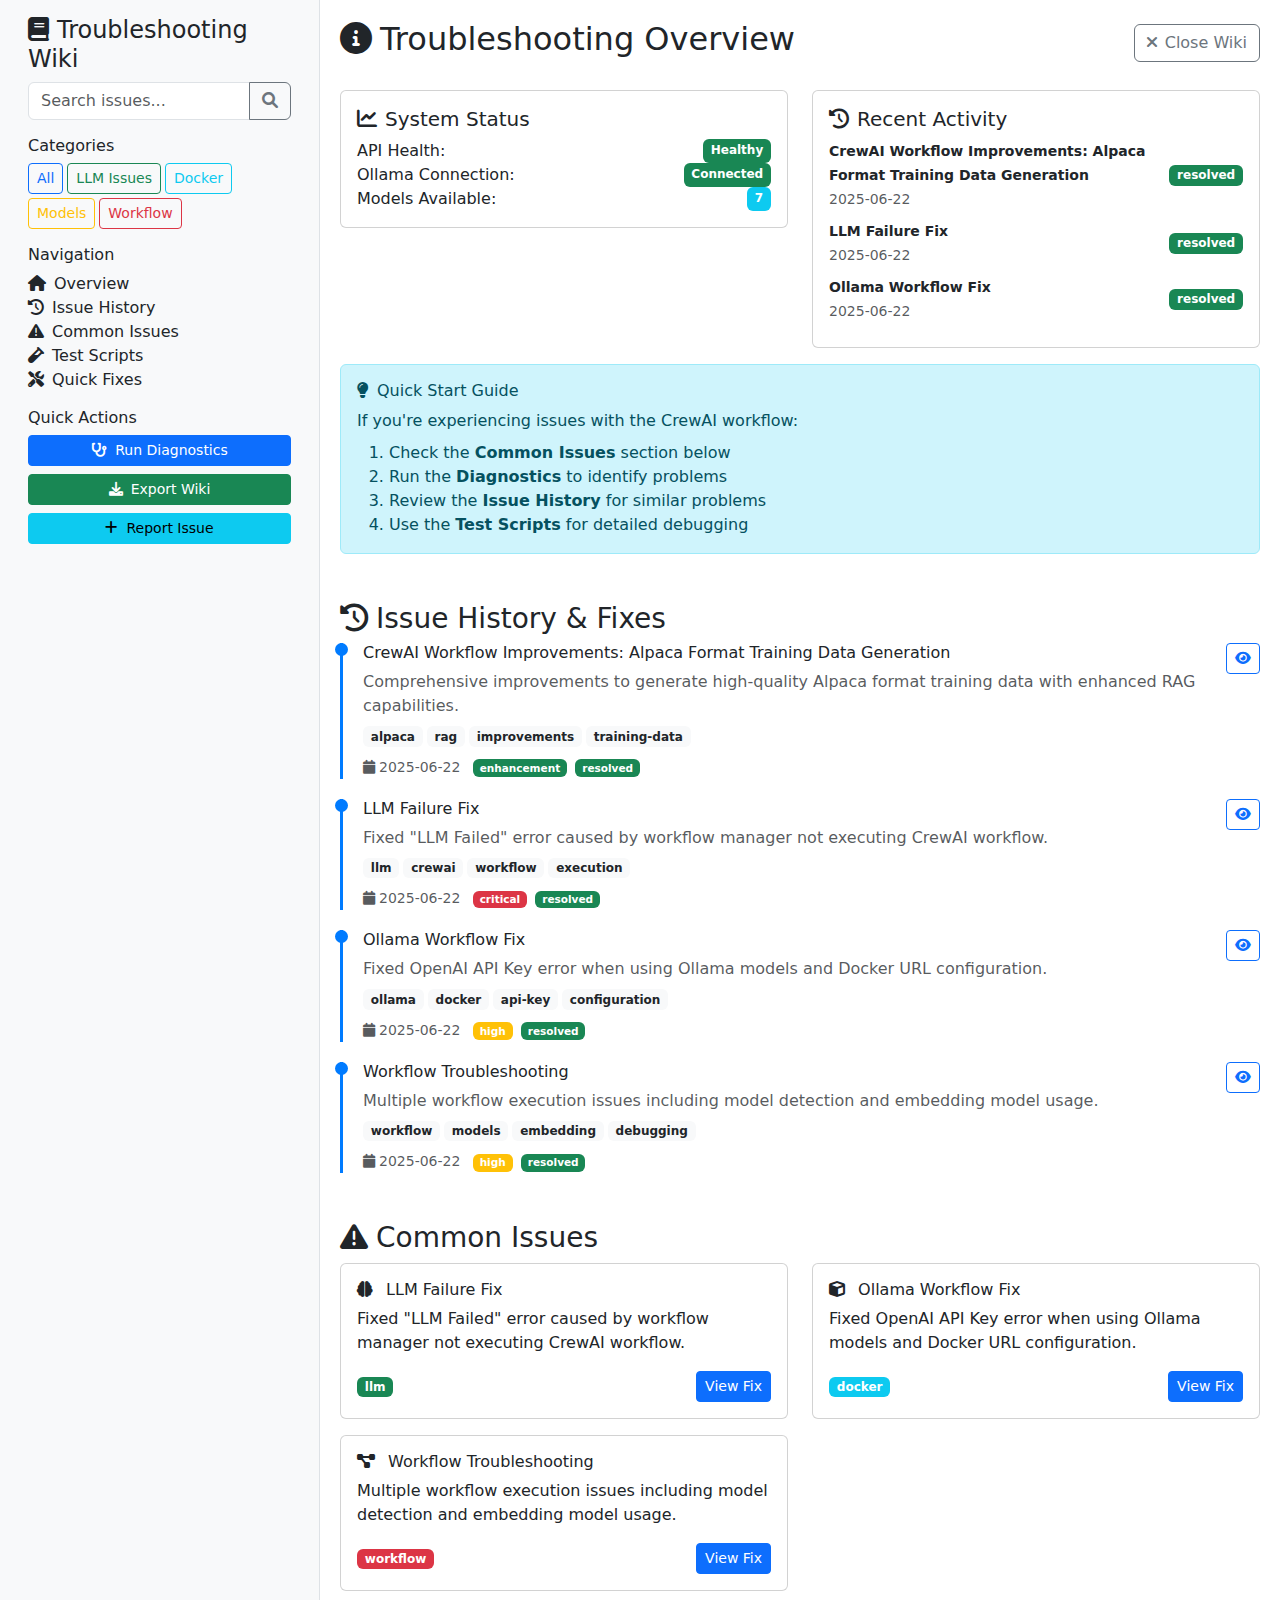
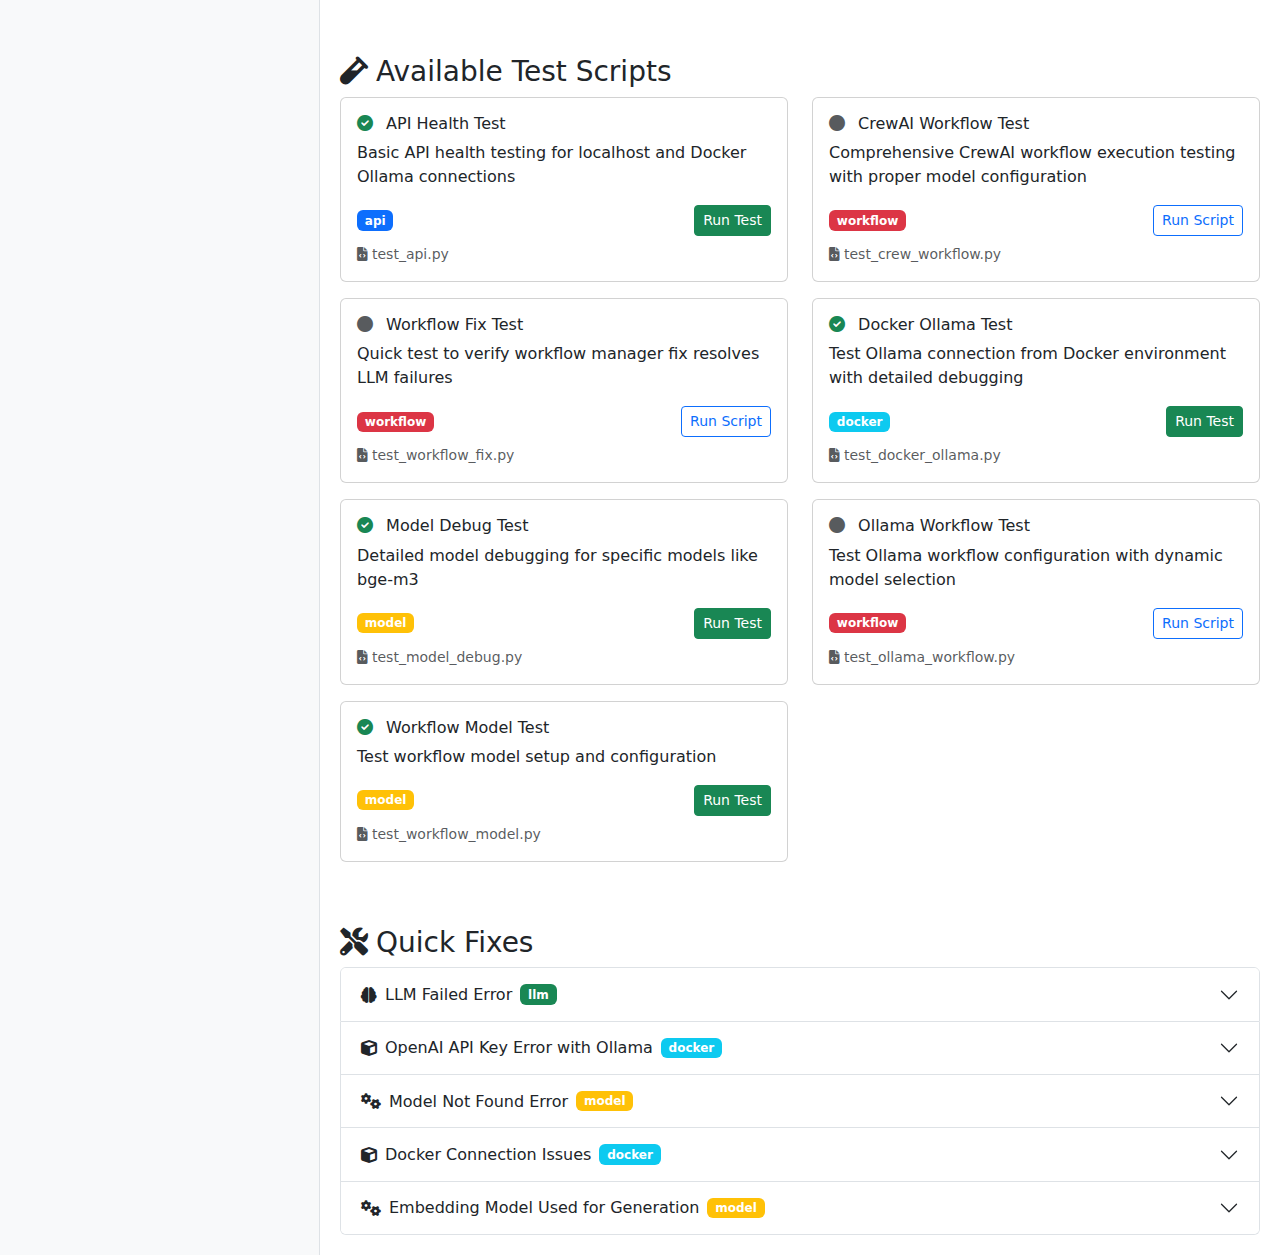
<file: troubleshooting/wiki/index.html>
<!DOCTYPE html>
<html lang="en">
<head>
    <meta charset="UTF-8">
    <meta name="viewport" content="width=device-width, initial-scale=1.0">
    <title>CrewAI Workflow Troubleshooting Wiki</title>
    <link href="https://cdn.jsdelivr.net/npm/bootstrap@5.3.0/dist/css/bootstrap.min.css" rel="stylesheet">
    <link href="https://cdnjs.cloudflare.com/ajax/libs/font-awesome/6.0.0/css/all.min.css" rel="stylesheet">
    <style>
        .wiki-sidebar {
            background-color: #f8f9fa;
            min-height: 100vh;
            border-right: 1px solid #dee2e6;
        }
        .wiki-content {
            padding: 20px;
        }
        .issue-card {
            transition: transform 0.2s;
        }
        .issue-card:hover {
            transform: translateY(-2px);
        }
        .timeline-item {
            border-left: 3px solid #007bff;
            padding-left: 20px;
            margin-bottom: 20px;
            position: relative;
        }
        .timeline-item::before {
            content: '';
            position: absolute;
            left: -8px;
            top: 0;
            width: 13px;
            height: 13px;
            border-radius: 50%;
            background-color: #007bff;
        }
        .search-highlight {
            background-color: yellow;
            padding: 2px 4px;
            border-radius: 3px;
        }
        .category-badge {
            font-size: 0.8em;
        }
    </style>
</head>
<body>
    <div class="container-fluid">
        <div class="row">
            <!-- Sidebar -->
            <div class="col-md-3 wiki-sidebar">
                <div class="p-3">
                    <h4><i class="fas fa-book me-2"></i>Troubleshooting Wiki</h4>
                    
                    <!-- Search -->
                    <div class="mb-3">
                        <div class="input-group">
                            <input type="text" class="form-control" id="wikiSearch" placeholder="Search issues...">
                            <button class="btn btn-outline-secondary" type="button" id="searchBtn">
                                <i class="fas fa-search"></i>
                            </button>
                        </div>
                    </div>
                    
                    <!-- Categories -->
                    <div class="mb-3">
                        <h6>Categories</h6>
                        <div class="d-flex flex-wrap gap-1">
                            <button class="btn btn-sm btn-outline-primary category-filter" data-category="all">All</button>
                            <button class="btn btn-sm btn-outline-success category-filter" data-category="llm">LLM Issues</button>
                            <button class="btn btn-sm btn-outline-info category-filter" data-category="docker">Docker</button>
                            <button class="btn btn-sm btn-outline-warning category-filter" data-category="model">Models</button>
                            <button class="btn btn-sm btn-outline-danger category-filter" data-category="workflow">Workflow</button>
                        </div>
                    </div>
                    
                    <!-- Navigation -->
                    <div class="mb-3">
                        <h6>Navigation</h6>
                        <ul class="list-unstyled">
                            <li><a href="#overview" class="nav-link"><i class="fas fa-home me-2"></i>Overview</a></li>
                            <li><a href="#history" class="nav-link"><i class="fas fa-history me-2"></i>Issue History</a></li>
                            <li><a href="#common-issues" class="nav-link"><i class="fas fa-exclamation-triangle me-2"></i>Common Issues</a></li>
                            <li><a href="#test-scripts" class="nav-link"><i class="fas fa-vial me-2"></i>Test Scripts</a></li>
                            <li><a href="#quick-fixes" class="nav-link"><i class="fas fa-tools me-2"></i>Quick Fixes</a></li>
                        </ul>
                    </div>
                    
                    <!-- Quick Actions -->
                    <div class="mb-3">
                        <h6>Quick Actions</h6>
                        <div class="d-grid gap-2">
                            <button class="btn btn-sm btn-primary" id="runDiagnosticsBtn">
                                <i class="fas fa-stethoscope me-2"></i>Run Diagnostics
                            </button>
                            <button class="btn btn-sm btn-success" id="exportWikiBtn">
                                <i class="fas fa-download me-2"></i>Export Wiki
                            </button>
                            <button class="btn btn-sm btn-info" id="newIssueBtn">
                                <i class="fas fa-plus me-2"></i>Report Issue
                            </button>
                        </div>
                    </div>
                </div>
            </div>
            
            <!-- Main Content -->
            <div class="col-md-9 wiki-content">
                <!-- Overview Section -->
                <section id="overview">
                    <div class="d-flex justify-content-between align-items-center mb-4">
                        <h2><i class="fas fa-info-circle me-2"></i>Troubleshooting Overview</h2>
                        <button class="btn btn-outline-secondary" onclick="window.close()">
                            <i class="fas fa-times me-2"></i>Close Wiki
                        </button>
                    </div>
                    
                    <div class="row">
                        <div class="col-md-6">
                            <div class="card">
                                <div class="card-body">
                                    <h5 class="card-title"><i class="fas fa-chart-line me-2"></i>System Status</h5>
                                    <div id="systemStatus">
                                        <div class="d-flex justify-content-between">
                                            <span>API Health:</span>
                                            <span class="badge bg-success">Healthy</span>
                                        </div>
                                        <div class="d-flex justify-content-between">
                                            <span>Ollama Connection:</span>
                                            <span class="badge bg-success">Connected</span>
                                        </div>
                                        <div class="d-flex justify-content-between">
                                            <span>Models Available:</span>
                                            <span class="badge bg-info">12</span>
                                        </div>
                                    </div>
                                </div>
                            </div>
                        </div>
                        <div class="col-md-6">
                            <div class="card">
                                <div class="card-body">
                                    <h5 class="card-title"><i class="fas fa-history me-2"></i>Recent Activity</h5>
                                    <div id="recentActivity">
                                        <small class="text-muted">Loading recent troubleshooting activity...</small>
                                    </div>
                                </div>
                            </div>
                        </div>
                    </div>
                    
                    <div class="alert alert-info mt-3">
                        <h6><i class="fas fa-lightbulb me-2"></i>Quick Start Guide</h6>
                        <p class="mb-2">If you're experiencing issues with the CrewAI workflow:</p>
                        <ol class="mb-0">
                            <li>Check the <strong>Common Issues</strong> section below</li>
                            <li>Run the <strong>Diagnostics</strong> to identify problems</li>
                            <li>Review the <strong>Issue History</strong> for similar problems</li>
                            <li>Use the <strong>Test Scripts</strong> for detailed debugging</li>
                        </ol>
                    </div>
                </section>
                
                <!-- Issue History Section -->
                <section id="history" class="mt-5">
                    <h3><i class="fas fa-history me-2"></i>Issue History & Fixes</h3>
                    <div class="timeline" id="issueTimeline">
                        <!-- Timeline items will be populated by JavaScript -->
                    </div>
                </section>
                
                <!-- Common Issues Section -->
                <section id="common-issues" class="mt-5">
                    <h3><i class="fas fa-exclamation-triangle me-2"></i>Common Issues</h3>
                    <div class="row" id="commonIssuesGrid">
                        <!-- Issue cards will be populated by JavaScript -->
                    </div>
                </section>
                
                <!-- Test Scripts Section -->
                <section id="test-scripts" class="mt-5">
                    <h3><i class="fas fa-vial me-2"></i>Available Test Scripts</h3>
                    <div class="row" id="testScriptsGrid">
                        <!-- Test script cards will be populated by JavaScript -->
                    </div>
                </section>
                
                <!-- Quick Fixes Section -->
                <section id="quick-fixes" class="mt-5">
                    <h3><i class="fas fa-tools me-2"></i>Quick Fixes</h3>
                    <div class="accordion" id="quickFixesAccordion">
                        <!-- Quick fix items will be populated by JavaScript -->
                    </div>
                </section>
            </div>
        </div>
    </div>
    
    <!-- Issue Report Modal -->
    <div class="modal fade" id="issueReportModal" tabindex="-1">
        <div class="modal-dialog modal-lg">
            <div class="modal-content">
                <div class="modal-header">
                    <h5 class="modal-title"><i class="fas fa-bug me-2"></i>Report New Issue</h5>
                    <button type="button" class="btn-close" data-bs-dismiss="modal"></button>
                </div>
                <div class="modal-body">
                    <form id="issueReportForm">
                        <div class="mb-3">
                            <label class="form-label">Issue Title</label>
                            <input type="text" class="form-control" id="issueTitle" required>
                        </div>
                        <div class="mb-3">
                            <label class="form-label">Category</label>
                            <select class="form-select" id="issueCategory" required>
                                <option value="">Select category...</option>
                                <option value="llm">LLM Issues</option>
                                <option value="docker">Docker Issues</option>
                                <option value="model">Model Issues</option>
                                <option value="workflow">Workflow Issues</option>
                                <option value="other">Other</option>
                            </select>
                        </div>
                        <div class="mb-3">
                            <label class="form-label">Description</label>
                            <textarea class="form-control" id="issueDescription" rows="4" required></textarea>
                        </div>
                        <div class="mb-3">
                            <label class="form-label">Steps to Reproduce</label>
                            <textarea class="form-control" id="issueSteps" rows="3"></textarea>
                        </div>
                        <div class="mb-3">
                            <label class="form-label">Error Messages</label>
                            <textarea class="form-control" id="issueErrors" rows="3"></textarea>
                        </div>
                    </form>
                </div>
                <div class="modal-footer">
                    <button type="button" class="btn btn-secondary" data-bs-dismiss="modal">Cancel</button>
                    <button type="button" class="btn btn-primary" id="submitIssueBtn">Submit Issue</button>
                </div>
            </div>
        </div>
    </div>

    <script src="https://cdn.jsdelivr.net/npm/bootstrap@5.3.0/dist/js/bootstrap.bundle.min.js"></script>
    <script src="wiki.js"></script>
</body>
</html>
</file>
